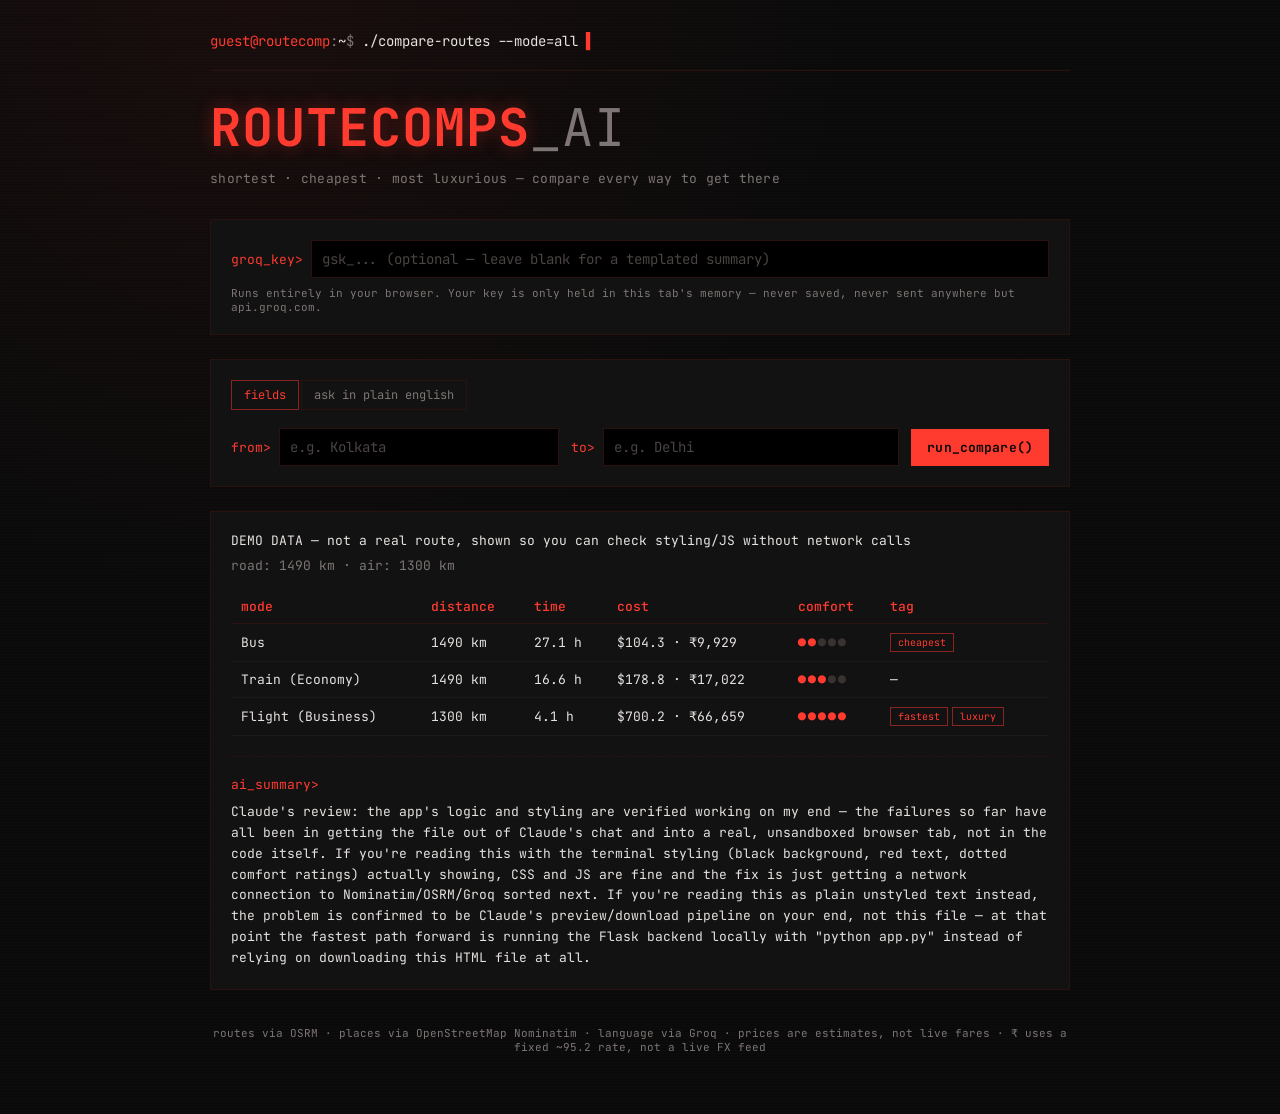
<file: route comp ai/backend/index.html>
<!DOCTYPE html>
<html lang="en">
<head>
<meta charset="UTF-8">
<meta name="viewport" content="width=device-width, initial-scale=1.0">
<title>routecomp // terminal</title>
<style>
@import url('https://fonts.googleapis.com/css2?family=JetBrains+Mono:wght@400;500;700&display=swap');

:root {
  --bg: #0a0a0a;
  --panel: #121212;
  --panel-border: #2a1210;
  --red: #ff3b30;
  --red-dim: #8a2420;
  --red-glow: rgba(255, 59, 48, 0.35);
  --text: #e6e2e0;
  --text-dim: #7d7674;
  --mono: 'JetBrains Mono', 'IBM Plex Mono', 'SFMono-Regular', Consolas, monospace;
}
* { box-sizing: border-box; }
html, body {
  margin: 0; padding: 0;
  background: var(--bg); color: var(--text);
  font-family: var(--mono); min-height: 100vh;
}
body {
  background-image:
    radial-gradient(circle at 20% 0%, rgba(255,59,48,0.06), transparent 40%),
    repeating-linear-gradient(0deg, rgba(255,255,255,0.012) 0px, rgba(255,255,255,0.012) 1px, transparent 1px, transparent 3px);
}
.crt { max-width: 900px; margin: 0 auto; padding: 32px 20px 60px; }
.term-header {
  font-size: 14px; color: var(--text-dim); padding-bottom: 20px;
  border-bottom: 1px solid var(--panel-border); margin-bottom: 28px;
  white-space: nowrap; overflow: hidden;
}
.prompt { color: var(--red); }
.colon, .dollar { color: var(--text-dim); }
.path { color: var(--text); }
.typed { color: var(--text); }
.cursor { color: var(--red); animation: blink 1s steps(1) infinite; }
@keyframes blink { 50% { opacity: 0; } }
.intro { margin-bottom: 32px; }
.brand-title {
  font-family: var(--mono);
  font-weight: 700;
  font-size: clamp(28px, 7vw, 52px);
  letter-spacing: 0.02em;
  color: var(--red);
  text-shadow: 0 0 18px var(--red-glow);
  margin: 0 0 14px;
  line-height: 1.1;
}
.ai-tag {
  color: var(--text-dim);
  font-weight: 400;
  text-shadow: none;
}
.subtitle { color: var(--text-dim); font-size: 13px; margin: 0; letter-spacing: 0.02em; }
.panel {
  background: var(--panel); border: 1px solid var(--panel-border);
  padding: 20px; margin-bottom: 24px;
}
.key-row { display: flex; gap: 8px; align-items: center; margin-bottom: 4px; }
.key-row input { flex: 1; }
.key-note { font-size: 11px; color: var(--text-dim); margin: 8px 0 0; }
.mode-toggle { display: flex; gap: 2px; margin-bottom: 18px; }
.mode-btn {
  background: transparent; border: 1px solid var(--panel-border); color: var(--text-dim);
  font-family: var(--mono); font-size: 12px; padding: 6px 12px; cursor: pointer;
}
.mode-btn.active { color: var(--red); border-color: var(--red-dim); }
.mode-btn:hover { color: var(--text); }
.query-form { display: flex; flex-wrap: wrap; gap: 12px; align-items: center; }
.query-form.hidden { display: none; }
.field { display: flex; align-items: center; gap: 8px; flex: 1; min-width: 180px; }
.field-wide { flex: 1 1 100%; }
.field-label { color: var(--red); font-size: 13px; white-space: nowrap; }
input[type="text"], input[type="password"] {
  flex: 1; background: #000; border: 1px solid var(--panel-border); color: var(--text);
  font-family: var(--mono); font-size: 14px; padding: 9px 10px; outline: none;
}
input[type="text"]:focus, input[type="password"]:focus {
  border-color: var(--red); box-shadow: 0 0 0 1px var(--red-dim);
}
input::placeholder { color: #4a4442; }
.run-btn {
  background: var(--red); border: none; color: #0a0a0a; font-family: var(--mono);
  font-weight: 700; font-size: 13px; padding: 10px 16px; cursor: pointer; letter-spacing: 0.01em;
}
.run-btn:hover { background: #ff5c52; }
.run-btn:active { background: var(--red-dim); }
.run-btn:disabled { opacity: 0.5; cursor: not-allowed; }
.status-line { font-size: 13px; color: var(--text-dim); margin-bottom: 16px; }
.status-line.hidden, .error-panel.hidden, .results-panel.hidden { display: none; }
.status-line::before { content: "> "; color: var(--red); }
.error-panel {
  border: 1px solid var(--red-dim); background: rgba(255,59,48,0.06); color: var(--red);
  padding: 14px 16px; font-size: 13px; margin-bottom: 16px;
}
.error-panel::before { content: "[error] "; font-weight: 700; }
.results-panel { background: var(--panel); border: 1px solid var(--panel-border); padding: 20px; }
.route-meta {
  display: flex; justify-content: space-between; flex-wrap: wrap; gap: 8px;
  margin-bottom: 16px; font-size: 13px;
}
#routeLabel { color: var(--text); }
.dim { color: var(--text-dim); }
.results-table { width: 100%; border-collapse: collapse; font-size: 13px; margin-bottom: 20px; }
.results-table th {
  text-align: left; color: var(--red); font-weight: 500; padding: 8px 10px;
  border-bottom: 1px solid var(--panel-border); text-transform: lowercase;
}
.results-table td {
  padding: 9px 10px; border-bottom: 1px solid #1a1a1a; color: var(--text); vertical-align: middle;
}
.results-table tr:hover td { background: rgba(255,59,48,0.04); }
.comfort-dots { letter-spacing: 2px; }
.comfort-dots .on { color: var(--red); }
.comfort-dots .off { color: #3a3230; }
.badge {
  display: inline-block; font-size: 10px; padding: 2px 7px; border: 1px solid var(--red-dim);
  color: var(--red); margin-right: 4px; white-space: nowrap;
}
.summary-box { border-top: 1px dashed var(--panel-border); padding-top: 16px; }
.summary-box p { margin: 8px 0 0; color: var(--text); font-size: 13px; line-height: 1.6; }
.term-footer { margin-top: 36px; font-size: 11px; text-align: center; }
@media (max-width: 560px) {
  .ascii { font-size: 6px; }
  .query-form { flex-direction: column; align-items: stretch; }
  .field { min-width: 0; }
  .run-btn { width: 100%; }
  .results-table { font-size: 11px; }
  .results-table th:nth-child(2), .results-table td:nth-child(2) { display: none; }
}
@media (prefers-reduced-motion: reduce) { .cursor { animation: none; opacity: 1; } }
</style>
</head>
<body>
  <div class="crt">
    <header class="term-header">
      <span class="prompt">guest@routecomp</span><span class="colon">:</span><span class="path">~</span><span class="dollar">$</span>
      <span class="typed" id="headerCmd"></span>
      <span class="cursor">▌</span>
    </header>

    <main>
      <section class="intro">
        <h1 class="brand-title">ROUTECOMPS<span class="ai-tag">_AI</span></h1>
        <p class="subtitle">shortest &middot; cheapest &middot; most luxurious &mdash; compare every way to get there</p>
      </section>

      <section class="panel">
        <div class="key-row">
          <span class="field-label">groq_key&gt;</span>
          <input type="password" id="groqKey" placeholder="gsk_... (optional — leave blank for a templated summary)">
        </div>
        <p class="key-note">Runs entirely in your browser. Your key is only held in this tab's memory — never saved, never sent anywhere but api.groq.com.</p>
      </section>

      <section class="panel">
        <div class="mode-toggle">
          <button class="mode-btn active" data-mode="fields">fields</button>
          <button class="mode-btn" data-mode="freetext">ask in plain english</button>
        </div>

        <form id="fieldsForm" class="query-form">
          <label class="field">
            <span class="field-label">from&gt;</span>
            <input type="text" id="originInput" placeholder="e.g. Kolkata" autocomplete="off" required>
          </label>
          <label class="field">
            <span class="field-label">to&gt;</span>
            <input type="text" id="destInput" placeholder="e.g. Delhi" autocomplete="off" required>
          </label>
          <button type="submit" class="run-btn">run_compare()</button>
        </form>

        <form id="freetextForm" class="query-form hidden">
          <label class="field field-wide">
            <span class="field-label">query&gt;</span>
            <input type="text" id="freetextInput" placeholder="cheapest way from Kolkata to Delhi" autocomplete="off">
          </label>
          <button type="submit" class="run-btn">run_compare()</button>
        </form>
      </section>

      <section id="statusLine" class="status-line hidden"></section>
      <section id="errorPanel" class="error-panel hidden"></section>

      <section id="resultsPanel" class="results-panel">
        <div class="route-meta">
          <span id="routeLabel">DEMO DATA — not a real route, shown so you can check styling/JS without network calls</span>
          <span id="routeDistances" class="dim">road: 1490 km · air: 1300 km</span>
        </div>
        <table class="results-table">
          <thead>
            <tr><th>mode</th><th>distance</th><th>time</th><th>cost</th><th>comfort</th><th>tag</th></tr>
          </thead>
          <tbody id="resultsBody">
            <tr><td>Bus</td><td>1490 km</td><td>27.1 h</td><td>$104.3 · ₹9,929</td><td class="comfort-dots"><span class="on">●</span><span class="on">●</span><span class="off">●</span><span class="off">●</span><span class="off">●</span></td><td><span class="badge">cheapest</span></td></tr>
            <tr><td>Train (Economy)</td><td>1490 km</td><td>16.6 h</td><td>$178.8 · ₹17,022</td><td class="comfort-dots"><span class="on">●</span><span class="on">●</span><span class="on">●</span><span class="off">●</span><span class="off">●</span></td><td>&mdash;</td></tr>
            <tr><td>Flight (Business)</td><td>1300 km</td><td>4.1 h</td><td>$700.2 · ₹66,659</td><td class="comfort-dots"><span class="on">●</span><span class="on">●</span><span class="on">●</span><span class="on">●</span><span class="on">●</span></td><td><span class="badge">fastest</span><span class="badge">luxury</span></td></tr>
          </tbody>
        </table>
        <div class="summary-box">
          <span class="field-label">ai_summary&gt;</span>
          <p id="aiSummary">Claude's review: the app's logic and styling are verified working on my end — the failures so far have all been in getting the file out of Claude's chat and into a real, unsandboxed browser tab, not in the code itself. If you're reading this with the terminal styling (black background, red text, dotted comfort ratings) actually showing, CSS and JS are fine and the fix is just getting a network connection to Nominatim/OSRM/Groq sorted next. If you're reading this as plain unstyled text instead, the problem is confirmed to be Claude's preview/download pipeline on your end, not this file — at that point the fastest path forward is running the Flask backend locally with "python app.py" instead of relying on downloading this HTML file at all.</p>
        </div>
      </section>
    </main>

    <footer class="term-footer dim">
      routes via OSRM &middot; places via OpenStreetMap Nominatim &middot; language via Groq &middot; prices are estimates, not live fares &middot; ₹ uses a fixed ~95.2 rate, not a live FX feed
    </footer>
  </div>

<script>
// ---------- typed header ----------
const HEADER_CMD = "./compare-routes --mode=all";
const headerEl = document.getElementById("headerCmd");
let hi = 0;
(function typeHeader() {
  if (hi <= HEADER_CMD.length) {
    headerEl.textContent = HEADER_CMD.slice(0, hi);
    hi++;
    setTimeout(typeHeader, 35);
  }
})();

// ---------- mode toggle ----------
const modeBtns = document.querySelectorAll(".mode-btn");
const fieldsForm = document.getElementById("fieldsForm");
const freetextForm = document.getElementById("freetextForm");
modeBtns.forEach((btn) => {
  btn.addEventListener("click", () => {
    modeBtns.forEach((b) => b.classList.remove("active"));
    btn.classList.add("active");
    const mode = btn.dataset.mode;
    fieldsForm.classList.toggle("hidden", mode !== "fields");
    freetextForm.classList.toggle("hidden", mode !== "freetext");
  });
});

// ---------- compare.py logic, ported to JS ----------
const WALK_SPEED_KMH = 5, BIKE_SPEED_KMH = 15, BUS_SPEED_KMH = 55, TRAIN_SPEED_KMH = 90,
      CAR_SPEED_KMH = 70, FLIGHT_SPEED_KMH = 780, FLIGHT_OVERHEAD_HOURS = 2.5;
const BUS_COST_PER_KM = 0.07, TRAIN_COST_PER_KM = 0.12, TRAIN_PREMIUM_MULT = 2.3,
      CAR_COST_PER_KM = 0.55, CAR_BASE_FARE = 3.0, BIKE_RENTAL_PER_KM = 0.10,
      FLIGHT_COST_PER_KM = 0.13, FLIGHT_BASE_FARE = 45.0, FLIGHT_PREMIUM_MULT = 3.2;
const WALK_MAX_KM = 8, BIKE_MAX_KM = 40, BUS_MAX_KM = 1200, TRAIN_MAX_KM = 1500,
      CAR_MAX_KM = 1200, FLIGHT_MIN_KM = 180;
const r2 = (x) => Math.round(x * 100) / 100;
const USD_TO_INR = 95.2; // approximate mid-market rate, Aug 2026 — not live, update as needed
const formatCost = (usd) => `$${usd} · ₹${Math.round(usd * USD_TO_INR).toLocaleString('en-IN')}`;

function getTransportOptions(roadKm, airKm) {
  const options = [];
  if (roadKm <= WALK_MAX_KM) options.push({ mode: "Walking", tier: "standard", distance_km: r2(roadKm), duration_hours: r2(roadKm / WALK_SPEED_KMH), cost_usd: 0, comfort: 1, notes: "Free, zero emissions, only realistic for short hops." });
  if (roadKm <= BIKE_MAX_KM) options.push({ mode: "Cycling", tier: "standard", distance_km: r2(roadKm), duration_hours: r2(roadKm / BIKE_SPEED_KMH), cost_usd: r2(roadKm * BIKE_RENTAL_PER_KM), comfort: 2, notes: "Assumes a rented city bike; free if you own one." });
  if (roadKm <= BUS_MAX_KM) options.push({ mode: "Bus", tier: "standard", distance_km: r2(roadKm), duration_hours: r2(roadKm / BUS_SPEED_KMH), cost_usd: r2(Math.max(2.0, roadKm * BUS_COST_PER_KM)), comfort: 2, notes: "Cheapest motorized option on most routes." });
  if (roadKm <= TRAIN_MAX_KM) {
    const base = Math.max(4.0, roadKm * TRAIN_COST_PER_KM);
    options.push({ mode: "Train (Economy)", tier: "standard", distance_km: r2(roadKm), duration_hours: r2(roadKm / TRAIN_SPEED_KMH), cost_usd: r2(base), comfort: 3, notes: "Good balance of speed, cost, and comfort." });
    options.push({ mode: "Train (First Class)", tier: "premium", distance_km: r2(roadKm), duration_hours: r2(roadKm / TRAIN_SPEED_KMH), cost_usd: r2(base * TRAIN_PREMIUM_MULT), comfort: 4, notes: "Wider seats, quieter cabin, same speed as economy." });
  }
  if (roadKm <= CAR_MAX_KM) options.push({ mode: "Car / Rideshare", tier: "standard", distance_km: r2(roadKm), duration_hours: r2(roadKm / CAR_SPEED_KMH), cost_usd: r2(CAR_BASE_FARE + roadKm * CAR_COST_PER_KM), comfort: 3, notes: "Door to door, but fares scale fastest with distance." });
  if (airKm >= FLIGHT_MIN_KM) {
    const base = FLIGHT_BASE_FARE + airKm * FLIGHT_COST_PER_KM;
    const hrs = FLIGHT_OVERHEAD_HOURS + airKm / FLIGHT_SPEED_KMH;
    options.push({ mode: "Flight (Economy)", tier: "standard", distance_km: r2(airKm), duration_hours: r2(hrs), cost_usd: r2(base), comfort: 4, notes: "Fastest option once distance clears ~180 km." });
    options.push({ mode: "Flight (Business)", tier: "premium", distance_km: r2(airKm), duration_hours: r2(hrs - 0.2), cost_usd: r2(base * FLIGHT_PREMIUM_MULT), comfort: 5, notes: "Priority everything, lie-flat seats on longer routes." });
  }
  return options;
}

function rankOptions(options) {
  if (!options.length) return { cheapest: null, fastest: null, most_luxurious: null };
  const cheapest = options.reduce((a, b) => (b.cost_usd < a.cost_usd ? b : a));
  const fastest = options.reduce((a, b) => (b.duration_hours < a.duration_hours ? b : a));
  const luxury = options.reduce((a, b) => (b.comfort > a.comfort || (b.comfort === a.comfort && b.cost_usd > a.cost_usd) ? b : a));
  return { cheapest: cheapest.mode, fastest: fastest.mode, most_luxurious: luxury.mode };
}

// ---------- geocoding (Nominatim) ----------
async function geocode(place) {
  const url = `https://nominatim.openstreetmap.org/search?q=${encodeURIComponent(place)}&format=json&limit=1`;
  const res = await fetch(url, { headers: { "Accept": "application/json" } });
  if (!res.ok) throw new Error("Could not reach geocoding service.");
  const results = await res.json();
  if (!results.length) throw new Error(`No location found for "${place}". Try a more specific name.`);
  const top = results[0];
  return { lat: parseFloat(top.lat), lon: parseFloat(top.lon), display_name: top.display_name || place };
}

// ---------- routing ----------
function greatCircleKm(lat1, lon1, lat2, lon2) {
  const R = 6371.0, toRad = Math.PI / 180;
  const p1 = lat1 * toRad, p2 = lat2 * toRad;
  const dphi = (lat2 - lat1) * toRad, dl = (lon2 - lon1) * toRad;
  const a = Math.sin(dphi / 2) ** 2 + Math.cos(p1) * Math.cos(p2) * Math.sin(dl / 2) ** 2;
  return 2 * R * Math.asin(Math.sqrt(a));
}
async function roadDistanceKm(lat1, lon1, lat2, lon2) {
  const url = `https://router.project-osrm.org/route/v1/driving/${lon1},${lat1};${lon2},${lat2}?overview=false`;
  try {
    const res = await fetch(url);
    if (res.ok) {
      const data = await res.json();
      if (data.code === "Ok" && data.routes && data.routes.length) {
        return data.routes[0].distance / 1000.0;
      }
    }
  } catch (e) { /* fall through */ }
  return greatCircleKm(lat1, lon1, lat2, lon2) * 1.3;
}

// ---------- Groq ----------
const FROM_TO_RE = /from\s+(.+?)\s+to\s+(.+?)(?:[.!?]|$)/i;

async function callGroq(apiKey, messages, { temperature = 0.3, max_tokens = 300 } = {}) {
  if (!apiKey) return null;
  try {
    const res = await fetch("https://api.groq.com/openai/v1/chat/completions", {
      method: "POST",
      headers: { "Authorization": `Bearer ${apiKey}`, "Content-Type": "application/json" },
      body: JSON.stringify({ model: "llama-3.3-70b-versatile", messages, temperature, max_tokens }),
    });
    if (!res.ok) return null;
    const data = await res.json();
    return data.choices?.[0]?.message?.content ?? null;
  } catch (e) {
    return null; // network/CORS issue — caller falls back
  }
}

async function parseQuery(text, apiKey) {
  const match = text.match(FROM_TO_RE);
  if (match) return { origin: match[1].trim(), destination: match[2].trim() };
  const raw = await callGroq(apiKey, [
    { role: "system", content: 'Extract the origin and destination place names from the user\'s travel query. Reply with ONLY a JSON object like {"origin": "...", "destination": "..."} and nothing else. If you cannot find both, reply with {"origin": null, "destination": null}.' },
    { role: "user", content: text },
  ], { temperature: 0, max_tokens: 100 });
  if (!raw) return null;
  try {
    const cleaned = raw.trim().replace(/^```json/, "").replace(/^```/, "").replace(/```$/, "").trim();
    const parsed = JSON.parse(cleaned);
    if (parsed.origin && parsed.destination) return { origin: parsed.origin, destination: parsed.destination };
  } catch (e) { /* ignore */ }
  return null;
}

async function generateSummary(origin, destination, options, badges, apiKey) {
  const fallback = `From ${origin} to ${destination}: ${badges.cheapest || "N/A"} is cheapest, ${badges.fastest || "N/A"} is fastest, and ${badges.most_luxurious || "N/A"} is the most comfortable option.`;
  const table = options.map((o) => `- ${o.mode}: ${o.duration_hours}h, $${o.cost_usd}, comfort ${o.comfort}/5`).join("\n");
  const raw = await callGroq(apiKey, [
    { role: "system", content: "You are a concise travel assistant. Given a list of transport options with time, cost, and comfort, write a 2-3 sentence plain-English recommendation. Mention the cheapest, fastest, and most comfortable picks by name, and add one practical tip. No markdown, no headers." },
    { role: "user", content: `Trip: ${origin} to ${destination}\n\nOptions:\n${table}` },
  ], { temperature: 0.6, max_tokens: 200 });
  return raw ? raw.trim() : fallback;
}

// ---------- UI wiring ----------
const statusLine = document.getElementById("statusLine");
const errorPanel = document.getElementById("errorPanel");
const resultsPanel = document.getElementById("resultsPanel");
const resultsBody = document.getElementById("resultsBody");
const routeLabel = document.getElementById("routeLabel");
const routeDistances = document.getElementById("routeDistances");
const aiSummary = document.getElementById("aiSummary");
const groqKeyInput = document.getElementById("groqKey");

function setStatus(text) {
  statusLine.textContent = text;
  statusLine.classList.toggle("hidden", !text);
}
function setError(text) {
  errorPanel.textContent = text;
  errorPanel.classList.toggle("hidden", !text);
}
function comfortDots(level) {
  let out = "";
  for (let n = 1; n <= 5; n++) out += `<span class="${n <= level ? "on" : "off"}">●</span>`;
  return out;
}

function renderResults(originName, destName, roadKm, airKm, options, badges, summary) {
  routeLabel.textContent = `${originName} → ${destName}`;
  routeDistances.textContent = `road: ${r2(roadKm)} km · air: ${r2(airKm)} km`;
  resultsBody.innerHTML = "";
  options.forEach((o) => {
    const tags = [];
    if (o.mode === badges.cheapest) tags.push('<span class="badge">cheapest</span>');
    if (o.mode === badges.fastest) tags.push('<span class="badge">fastest</span>');
    if (o.mode === badges.most_luxurious) tags.push('<span class="badge">luxury</span>');
    const row = document.createElement("tr");
    row.innerHTML = `<td>${o.mode}</td><td>${o.distance_km} km</td><td>${o.duration_hours} h</td><td>${formatCost(o.cost_usd)}</td><td class="comfort-dots">${comfortDots(o.comfort)}</td><td>${tags.join("") || "&mdash;"}</td>`;
    resultsBody.appendChild(row);
  });
  aiSummary.textContent = summary;
  resultsPanel.classList.remove("hidden");
}

async function runCompare(originText, destText) {
  setError("");
  resultsPanel.classList.add("hidden");
  const apiKey = groqKeyInput.value.trim();

  try {
    setStatus(`resolving "${originText}"...`);
    const origin = await geocode(originText);
    setStatus(`resolving "${destText}"...`);
    const destination = await geocode(destText);

    setStatus("computing road route...");
    const airKm = greatCircleKm(origin.lat, origin.lon, destination.lat, destination.lon);
    const roadKm = await roadDistanceKm(origin.lat, origin.lon, destination.lat, destination.lon);

    setStatus("comparing modes...");
    const options = getTransportOptions(roadKm, airKm);
    const badges = rankOptions(options);

    setStatus(apiKey ? "asking Groq for a summary..." : "building summary (no key set — using template)...");
    const summary = await generateSummary(origin.display_name, destination.display_name, options, badges, apiKey);

    setStatus("");
    renderResults(origin.display_name, destination.display_name, roadKm, airKm, options, badges, summary);
  } catch (err) {
    setStatus("");
    setError(err.message || "Something went wrong.");
  }
}

document.getElementById("fieldsForm").addEventListener("submit", (e) => {
  e.preventDefault();
  const origin = document.getElementById("originInput").value.trim();
  const destination = document.getElementById("destInput").value.trim();
  if (!origin || !destination) return;
  runCompare(origin, destination);
});

document.getElementById("freetextForm").addEventListener("submit", async (e) => {
  e.preventDefault();
  const query = document.getElementById("freetextInput").value.trim();
  if (!query) return;
  setError("");
  setStatus("parsing query...");
  const apiKey = groqKeyInput.value.trim();
  const parsed = await parseQuery(query, apiKey);
  if (!parsed) {
    setStatus("");
    setError('Couldn\'t figure out an origin and destination from that. Try phrasing it as "from X to Y", or use the fields tab.');
    return;
  }
  runCompare(parsed.origin, parsed.destination);
});
</script>
</body>
</html>
</file>
